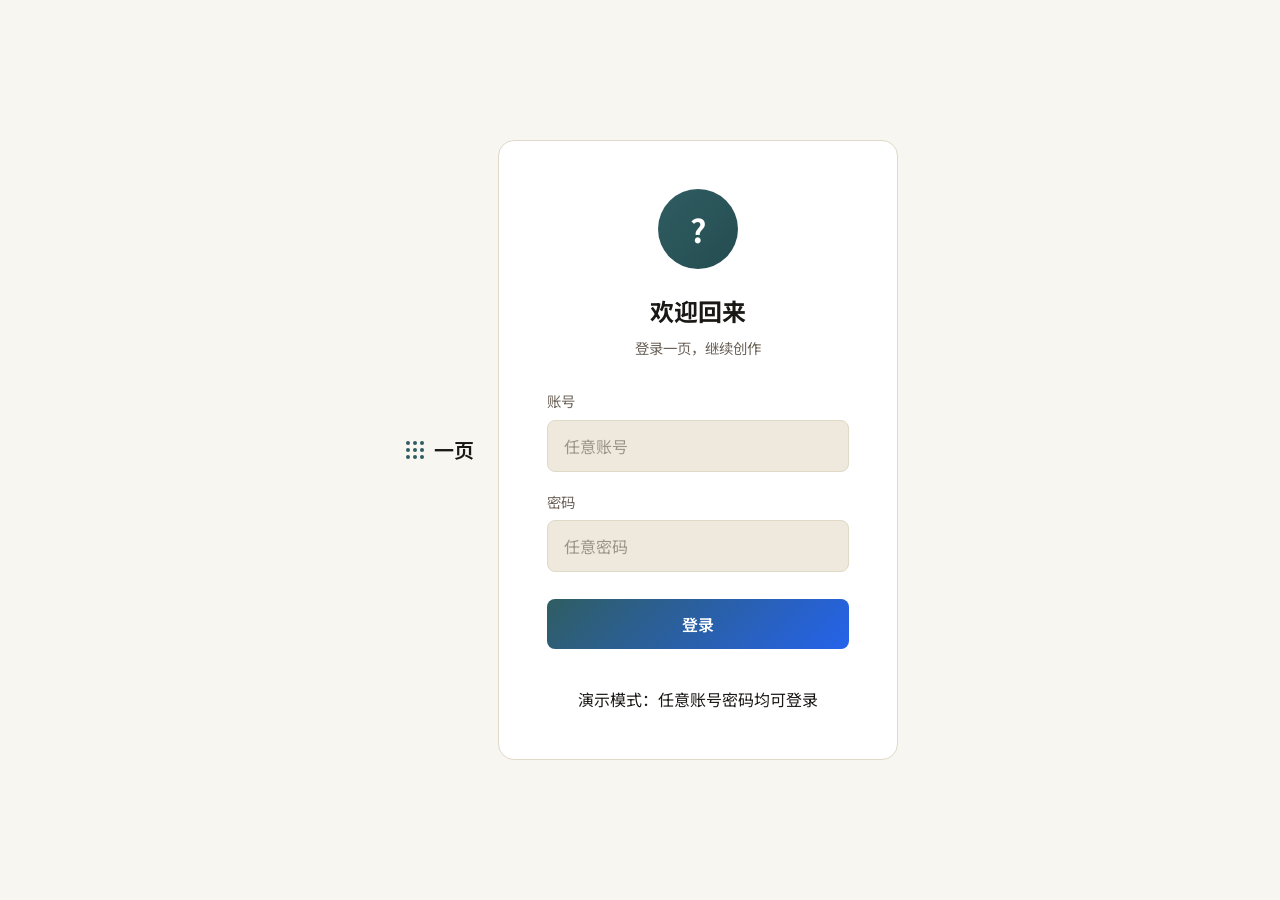
<file: index.html>
<!DOCTYPE html>
<html lang="zh-CN">
<head>
    <meta charset="UTF-8">
    <meta name="viewport" content="width=device-width, initial-scale=1.0">
    <meta name="theme-color" content="#F8F6F1" media="(prefers-color-scheme: light)">
    <meta name="theme-color" content="#1A1815" media="(prefers-color-scheme: dark)">
    <title>一页 - 智能小说创作</title>
    <link href="https://fonts.googleapis.com/css2?family=Noto+Sans+SC:wght@400;500;600;700&family=Noto+Serif+SC:wght@400;600;700&family=Inter:wght@400;500;600;700&display=swap" rel="stylesheet">
    <link rel="icon" href="data:image/svg+xml,<svg xmlns='http://www.w3.org/2000/svg' viewBox='0 0 100 100'><text y='.9em' font-size='90'>📄</text></svg>">
    <link rel="stylesheet" href="css/style.css">
</head>
<body>
    <!-- Header -->
    <header class="page-header">
        <a href="index.html" class="page-logo">
            <div class="page-logo__dot">
                <span></span><span></span><span></span>
                <span></span><span></span><span></span>
                <span></span><span></span><span></span>
            </div>
            <span>一页</span>
        </a>
        <div class="page-header__right">
            <a href="#projectSection" class="project-badge" id="projectBadge" title="我的小说" hidden>
                <span class="project-badge__icon" aria-hidden="true">📚</span>
                <span class="project-badge__count" id="projectBadgeCount">0</span>
            </a>
            <button class="settings-btn" onclick="openSettingsModal()" title="设置" aria-label="设置">⚙</button>
            <div id="themeToggle"></div>
            <div class="user-info">
                <div class="user-avatar"></div>
                <span class="user-name"></span>
            </div>
        </div>
    </header>

    <!-- Main Container -->
    <main class="main-container">
        <!-- Light welcome strip -->
        <div class="welcome-strip" id="welcomeStrip">晚上好，yyy</div>

        <!-- Stats Section -->
        <section class="stats-section">
            <div class="stat-card">
                <div class="stat-icon">
                    <svg viewBox="0 0 24 24"><path d="M4 4h12a2 2 0 0 1 2 2v14H6a2 2 0 0 1-2-2V4z"/><path d="M18 20H4"/></svg>
                </div>
                <div class="stat-info">
                    <h3 id="novelCount">0</h3>
                    <p>小说项目</p>
                </div>
            </div>
            <div class="stat-card">
                <div class="stat-icon">
                    <svg viewBox="0 0 24 24"><path d="M4 19V5a2 2 0 0 1 2-2h12v18H6a2 2 0 0 1-2-2z"/><line x1="8" y1="9" x2="16" y2="9"/><line x1="8" y1="13" x2="14" y2="13"/></svg>
                </div>
                <div class="stat-info">
                    <h3 id="chapterCount">0</h3>
                    <p>总章节</p>
                </div>
            </div>
            <div class="stat-card">
                <div class="stat-icon">
                    <svg viewBox="0 0 24 24"><path d="M12 19l7-7 3 3-7 7H12v-3z"/><path d="M18 13L8 23H5v-3L15 3l3 3z"/></svg>
                </div>
                <div class="stat-info">
                    <h3 id="wordCount">0</h3>
                    <p>总字数</p>
                </div>
            </div>
            <div class="stat-card">
                <div class="stat-icon">
                    <svg viewBox="0 0 24 24"><circle cx="9" cy="7" r="4"/><circle cx="17" cy="11" r="3"/><path d="M3 21v-2a4 4 0 0 1 4-4h4"/><path d="M14 21v-1a3 3 0 0 1 3-3h1"/></svg>
                </div>
                <div class="stat-info">
                    <h3 id="charCount">0</h3>
                    <p>总角色</p>
                </div>
            </div>
        </section>

        <!-- Recent writing -->
        <section class="recent-section" id="recentSection">
            <h2 class="section-title">最近写作</h2>
            <div class="recent-grid" id="recentGrid"></div>
        </section>

        <!-- Project Section -->
        <section class="project-section" id="projectSection">
            <div class="project-header">
                <h2 class="section-title">我的小说 <span id="projectCount">(0)</span></h2>
                <div class="active-filter-chip" id="activeFilterChip" style="display: none;">
                    <span id="activeFilterLabel"></span>
                    <button class="chip-close" data-action="clear-filter" aria-label="清除筛选">×</button>
                </div>
                <div class="toolbar">
                    <button class="btn-secondary" onclick="toggleSearch()" title="搜索" aria-label="搜索">
                        <svg width="14" height="14" viewBox="0 0 24 24" fill="none" stroke="currentColor" stroke-width="2"><circle cx="11" cy="11" r="7"/><line x1="20" y1="20" x2="16.5" y2="16.5"/></svg>
                    </button>
                    <button class="btn-secondary" onclick="toggleFilter('type')" title="类型" aria-label="类型">
                        <svg width="14" height="14" viewBox="0 0 24 24" fill="none" stroke="currentColor" stroke-width="2"><path d="M3 5h18M3 12h18M3 19h18"/></svg>
                    </button>
                    <button class="btn-secondary" onclick="toggleFilter('time')" title="时间" aria-label="时间">
                        <svg width="14" height="14" viewBox="0 0 24 24" fill="none" stroke="currentColor" stroke-width="2"><circle cx="12" cy="12" r="9"/><path d="M12 7v5l3 3"/></svg>
                    </button>
                    <button class="btn-secondary" id="gridViewBtn" onclick="setView('grid')" title="网格" aria-label="网格">
                        <svg width="14" height="14" viewBox="0 0 24 24" fill="none" stroke="currentColor" stroke-width="2"><rect x="3" y="3" width="7" height="7"/><rect x="14" y="3" width="7" height="7"/><rect x="3" y="14" width="7" height="7"/><rect x="14" y="14" width="7" height="7"/></svg>
                    </button>
                    <button class="btn-secondary" id="listViewBtn" onclick="setView('list')" title="列表" aria-label="列表">
                        <svg width="14" height="14" viewBox="0 0 24 24" fill="none" stroke="currentColor" stroke-width="2"><line x1="8" y1="6" x2="21" y2="6"/><line x1="8" y1="12" x2="21" y2="12"/><line x1="8" y1="18" x2="21" y2="18"/><line x1="3" y1="6" x2="3.01" y2="6"/><line x1="3" y1="12" x2="3.01" y2="12"/><line x1="3" y1="18" x2="3.01" y2="18"/></svg>
                    </button>
                    <button class="btn-primary" onclick="openNewNovelModal()">+ 新建</button>
                </div>
            </div>

            <div id="searchBar" style="display: none; margin-bottom: 1rem;">
                <input type="text" class="form-input" id="searchInput" placeholder="搜索项目..." oninput="filterProjects()">
            </div>

            <div id="filterPanel" style="display: none; margin-bottom: 1rem; padding: 1rem; background: var(--bg-secondary); border-radius: 8px;">
                <div id="filterContent"></div>
            </div>

            <div class="novel-grid" id="novelGrid"></div>

            <div class="empty-state" id="emptyState" style="display: none;">
                <h3>还没有创建小说项目</h3>
                <p>开始创作你的第一部小说作品吧</p>
                <button class="btn-primary" onclick="openNewNovelModal()">开始创作</button>
            </div>
        </section>
    </main>

    <!-- Footer -->
    <footer class="footer">
      &nbsp;
    </footer>

    <!-- Settings Modal -->
    <div class="modal-overlay" id="settingsModal" onclick="closeSettingsModalOnOverlay(event)">
        <div class="modal settings-modal">
            <div class="modal-header">
                <h3 class="modal-title">⚙️ AI设置</h3>
                <button class="modal-close" onclick="closeSettingsModal()">&times;</button>
            </div>

            <div class="settings-content">
                <!-- Left Column - Main Settings -->
                <div class="settings-main">
                    <div class="settings-section">
                        <div class="settings-section-title">
                            <span class="settings-section-icon">🔑</span>
                            API 配置
                        </div>
                        <div class="form-group">
                            <label class="form-label">Provider</label>
                            <select class="form-select" id="apiProvider" onchange="onApiProviderChange()">
                                <option value="anthropic">Anthropic (Claude)</option>
                                <option value="openai">OpenAI (GPT)</option>
                                <option value="deepseek">DeepSeek</option>
                                <option value="minimax">MiniMax</option>
                                <option value="custom">自定义 API</option>
                                <option value="local">本地模拟</option>
                            </select>
                        </div>
                        <div class="form-group" id="apiKeyGroup">
                            <label class="form-label">API Key</label>
                            <input type="password" class="form-input" id="apiKeyInput" placeholder="请输入API Key">
                        </div>
                        <div class="form-group" id="baseUrlGroup">
                            <label class="form-label">Base URL</label>
                            <input type="text" class="form-input" id="baseUrlInput" placeholder="https://api.anthropic.com">
                        </div>
                        <div class="form-group" id="modelGroup">
                            <label class="form-label">Model</label>
                            <input type="text" class="form-input" id="modelInput" placeholder="输入模型名称，如：claude-sonnet-4-20250514">
                        </div>
                    </div>

                    <div class="settings-section">
                        <div class="settings-section-title">
                            <span class="settings-section-icon">🎛️</span>
                            生成参数
                        </div>
                        <div class="form-group">
                            <label class="form-label">Temperature</label>
                            <div class="slider-with-value">
                                <input type="range" id="temperatureInput" value="0.7" min="0" max="1" step="0.1">
                                <span class="slider-value" id="temperatureValue">0.7</span>
                            </div>
                            <div class="slider-labels">
                                <span>精确</span>
                                <span>创意</span>
                            </div>
                        </div>
                    </div>
                </div>

                <!-- Right Column - Quick Actions & Status -->
                <div class="settings-side">
                    <div class="settings-section">
                        <div class="settings-section-title">
                            <span class="settings-section-icon">⚡</span>
                            连接测试
                        </div>
                        <button class="btn-test" id="testBtn" onclick="testApiConnection()">
                            <span class="btn-icon">🔗</span>
                            测试连接
                        </button>
                    </div>

                    <div class="settings-section">
                        <div class="settings-section-title">
                            <span class="settings-section-icon">☁️</span>
                            数据同步
                        </div>
                        <div class="form-group">
                            <label class="form-label">GitHub Token</label>
                            <input type="password" class="form-input" id="githubTokenInput" placeholder="请输入 GitHub Token">
                            <p class="form-hint">
                                需要勾选 gist 权限 <a href="https://github.com/settings/tokens/new?scopes=gist" target="_blank">创建 Token</a>
                            </p>
                        </div>
                        <div id="gistStatus" class="gist-status">
                            <span id="gistStatusText"></span>
                        </div>
                        <div class="btn-group">
                            <button class="btn-secondary" onclick="connectGist()">连接 Gist</button>
                            <button class="btn-secondary" id="syncBtn" onclick="syncToGist()" disabled>同步</button>
                        </div>
                        <button class="btn-load" onclick="loadFromGist()" id="loadFromGistBtn">从 Gist 加载</button>
                        <label class="gist-auto-sync" style="display:flex;align-items:center;gap:6px;margin-top:8px;font-size:0.85rem;color:var(--text-secondary);cursor:pointer;">
                            <input type="checkbox" id="autoSyncCheckbox" onchange="toggleAutoSync(this.checked)">
                            <span>数据变更后自动同步到 Gist（5 秒延迟）</span>
                        </label>
                    </div>
                </div>
            </div>

            <div class="modal-actions">
                <button class="modal-btn cancel" onclick="closeSettingsModal()">取消</button>
                <button class="modal-btn confirm" onclick="saveSettings()">保存设置</button>
            </div>
        </div>
    </div>

    <script src="app/common.js"></script>
    <script src="app/modals.js"></script>
    <script src="app/llm-client.js"></script>
    <script src="app/autosave.js"></script>
    <script src="app/undo-stack.js"></script>
    <script src="app/writing-stats.js"></script>
    <script src="app/inspiration.js"></script>
    <script src="app/exporter.js"></script>
    <script src="app/gist-ui.js"></script>
    <script src="app/settings-test.js"></script>
    <script src="js/theme-toggle.js"></script>
<script src="js/states.js"></script>
<script src="js/shortcuts.js"></script>
<script src="js/auto-sync.js"></script>
<script src="js/app.js"></script>
</body>
</html>
</file>
<file: css/style.css>
@import './motion.css';

/* ==================== Theme Variables (new spec) ==================== */
:root {
    /* Light theme (default) */
    --bg-primary: #F8F6F1;
    --bg-secondary: #EFE9DD;
    --bg-card: #FFFFFF;
    --bg-card-hover: #F8F6F1;
    --bg-input: #FFFFFF;
    --text-primary: #1A1815;
    --text-secondary: #6B6258;
    --text-muted: #9B9388;
    --accent-primary: #2F5D62;
    --accent-primary-hover: #244C50;
    --accent-soft: #E0EBEC;
    --accent-purple: #8B5CF6;
    --accent-blue: #60A5FA;
    --accent-blue-hover: #3B82F6;
    --accent-teal: #14B8A6;
    --accent-gold: #F59E0B;
    --accent-pink: #EC4899;
    --border-color: #E0D9C8;
    --border-strong: #C9C0AB;
    --border-radius: 12px;
    --shadow-sm: 0 1px 2px rgba(0,0,0,0.04);
    --shadow-md: 0 4px 12px rgba(0,0,0,0.06);
    --shadow-lg: 0 8px 24px rgba(0,0,0,0.08);
    --danger: #B23A48;
    --danger-soft: #F5E0E3;
    --success: #5A7F3D;
    --success-soft: #E8F0DD;
    --radius-sm: 6px;
    --radius-md: 10px;
    --radius-lg: 14px;
    --font-ui: 'Noto Sans SC', 'Inter', -apple-system, BlinkMacSystem, 'Segoe UI', sans-serif;
    --font-reading: 'Noto Serif SC', 'Source Serif Pro', serif;
}
[data-theme="dark"] {
    --bg-primary: #1A1815;
    --bg-secondary: #221F1B;
    --bg-card: #2A2722;
    --bg-card-hover: #33302C;
    --bg-input: #1F1C18;
    --text-primary: #F0EDE5;
    --text-secondary: #B0A89E;
    --text-muted: #7A7167;
    --accent-primary: #5A8C92;
    --accent-primary-hover: #6FA0A6;
    --accent-soft: #2F3A3B;
    --accent-purple: #A78BFA;
    --accent-blue: #60A5FA;
    --accent-blue-hover: #93C5FD;
    --accent-teal: #2DD4BF;
    --accent-gold: #FBBF24;
    --accent-pink: #F472B6;
    --border-color: #3A3530;
    --border-strong: #4F4840;
    --border-radius: 12px;
    --shadow-sm: 0 1px 2px rgba(0,0,0,0.3);
    --shadow-md: 0 4px 12px rgba(0,0,0,0.4);
    --shadow-lg: 0 8px 24px rgba(0,0,0,0.5);
    --danger: #D86A75;
    --danger-soft: #3A282B;
    --success: #8FAE6E;
    --success-soft: #2B3325;
}

/* ==================== Base Styles (global reset) ==================== */
*, *::before, *::after { box-sizing: border-box; }
* { margin: 0; padding: 0; }

html { scroll-behavior: smooth; }

body {
    font-family: var(--font-ui);
    font-feature-settings: 'tnum';
    background: var(--bg-primary);
    color: var(--text-primary);
    min-height: 100vh;
    line-height: 1.5;
    -webkit-font-smoothing: antialiased;
    transition: background var(--motion-normal), color var(--motion-normal);
}

a {
    color: var(--accent-primary);
    text-decoration: none;
    transition: color var(--motion-normal);
}

a:hover {
    color: var(--accent-blue-hover);
}

button {
    font-family: inherit;
}

/* ==================== Scrollbar ==================== */
::-webkit-scrollbar {
    width: 8px;
    height: 8px;
}

::-webkit-scrollbar-track {
    background: var(--bg-secondary);
    border-radius: 4px;
}

::-webkit-scrollbar-thumb {
    background: var(--text-muted);
    border-radius: 4px;
}

::-webkit-scrollbar-thumb:hover {
    background: var(--text-secondary);
}

/* ==================== Header ==================== */
.header {
    background: rgba(20, 20, 20, 0.95);
    backdrop-filter: blur(10px);
    padding: 0 2rem;
    height: 64px;
    display: flex;
    justify-content: space-between;
    align-items: center;
    border-bottom: 1px solid var(--border-color);
    position: sticky;
    top: 0;
    z-index: 100;
}

.header-left {
    display: flex;
    align-items: center;
    gap: 1rem;
    cursor: pointer;
}

.logo {
    width: 36px;
    height: 36px;
    background: linear-gradient(135deg, var(--accent-primary) 0%, var(--accent-primary) 100%);
    border-radius: 10px;
    display: flex;
    align-items: center;
    justify-content: center;
    font-size: 1.2rem;
}

.brand-name {
    font-size: 1.2rem;
    font-weight: 700;
    color: var(--text-primary);
}

.brand-sub {
    font-size: 0.8rem;
    color: var(--text-secondary);
    margin-left: 0.5rem;
}

.header-right {
    display: flex;
    align-items: center;
    gap: 1rem;
}

.settings-btn {
    width: 36px;
    height: 36px;
    background: var(--bg-card);
    border: 1px solid var(--border-color);
    border-radius: var(--radius-sm);
    color: var(--text-secondary);
    cursor: pointer;
    display: flex;
    align-items: center;
    justify-content: center;
    font-size: 1rem;
    transition: all var(--motion-normal);
}

.settings-btn:hover {
    border-color: var(--accent-primary);
    color: var(--accent-primary);
}

.theme-select {
    background: var(--bg-card);
    border: 1px solid var(--border-color);
    color: var(--text-primary);
    padding: 0.5rem 1rem;
    border-radius: var(--radius-sm);
    font-size: 0.85rem;
    cursor: pointer;
    transition: border-color var(--motion-normal);
}

.theme-select:hover {
    border-color: var(--accent-primary);
}

.user-info {
    display: flex;
    align-items: center;
    gap: 0.5rem;
    position: relative;
    padding: 0.25rem 0.45rem;
    border-radius: 8px;
    cursor: pointer;
    transition: background 0.2s;
}

.user-info:hover,
.user-info.open {
    background: var(--bg-card);
}

.user-avatar {
    width: 32px;
    height: 32px;
    background: linear-gradient(135deg, var(--accent-primary) 0%, var(--accent-primary) 100%);
    border-radius: 50%;
    display: flex;
    align-items: center;
    justify-content: center;
    font-size: 0.8rem;
    font-weight: 600;
}

.user-name {
    font-size: 0.9rem;
    color: var(--text-primary);
}

.user-menu {
    position: absolute;
    top: calc(100% + 0.55rem);
    right: 0;
    min-width: 156px;
    padding: 0.45rem;
    background: var(--bg-card);
    border: 1px solid var(--border-color);
    border-radius: 8px;
    box-shadow: 0 16px 36px rgba(0, 0, 0, 0.32);
    display: block;
    z-index: 1000;
}

.user-menu[hidden] {
    display: none !important;
}

.user-menu-user {
    padding: 0.55rem 0.65rem;
    color: var(--text-secondary);
    font-size: 0.78rem;
    border-bottom: 1px solid var(--border-color);
    margin-bottom: 0.35rem;
    word-break: break-all;
}

.user-menu button {
    width: 100%;
    padding: 0.58rem 0.65rem;
    background: transparent;
    border: none;
    border-radius: 6px;
    color: var(--text-primary);
    font-family: inherit;
    font-size: 0.85rem;
    text-align: left;
    cursor: pointer;
}

.user-menu button:hover {
    background: var(--bg-secondary);
    color: var(--danger);
}

/* ==================== Main Container ==================== */
.main-container {
    max-width: 1400px;
    margin: 0 auto;
    padding: 2rem;
}

/* ==================== Welcome Section ==================== */
.welcome-section {
    background: linear-gradient(135deg, rgba(59, 130, 246, 0.15) 0%, rgba(139, 92, 246, 0.15) 100%);
    border: 1px solid rgba(59, 130, 246, 0.3);
    border-radius: var(--radius-lg);
    padding: 2rem 2.5rem;
    display: flex;
    justify-content: space-between;
    align-items: center;
    margin-bottom: 2rem;
    animation: fadeIn 0.5s ease;
}

@keyframes fadeIn {
    from { opacity: 0; transform: translateY(-10px); }
    to { opacity: 1; transform: translateY(0); }
}

.welcome-text h1 {
    font-size: 1.8rem;
    font-weight: 700;
    margin-bottom: 0.5rem;
}

.welcome-text p {
    color: var(--text-secondary);
    font-size: 0.95rem;
}

.btn-primary {
    padding: 0.8rem 2rem;
    background: linear-gradient(135deg, var(--accent-primary) 0%, #2563EB 100%);
    color: white;
    border: none;
    border-radius: var(--radius-sm);
    font-size: 1rem;
    font-weight: 600;
    cursor: pointer;
    transition: all var(--motion-normal);
    display: flex;
    align-items: center;
    gap: 0.5rem;
}

.btn-primary:hover {
    transform: translateY(-2px);
    box-shadow: 0 8px 25px rgba(59, 130, 246, 0.4);
}

.btn-primary:active {
    transform: translateY(0);
}

/* ==================== Stats Section ==================== */
.stats-section {
    display: grid;
    grid-template-columns: repeat(4, 1fr);
    gap: 1rem;
    margin-bottom: 2rem;
}

.stat-card {
    background: var(--bg-card);
    border: 1px solid var(--border-color);
    border-radius: var(--border-radius);
    padding: 1.5rem;
    display: flex;
    align-items: center;
    gap: 1rem;
    transition: all var(--motion-normal);
}

.stat-card:hover {
    border-color: var(--accent-primary);
    transform: translateY(-2px);
}

.stat-icon {
    width: 48px;
    height: 48px;
    border-radius: 12px;
    display: flex;
    align-items: center;
    justify-content: center;
    font-size: 1.5rem;
}

.stat-icon.purple { background: rgba(139, 92, 246, 0.15); }
.stat-icon.teal { background: rgba(20, 184, 166, 0.15); }
.stat-icon.gold { background: rgba(245, 158, 11, 0.15); }
.stat-icon.pink { background: rgba(236, 72, 153, 0.15); }

.stat-info h3 {
    font-size: 1.5rem;
    font-weight: 700;
    margin-bottom: 0.2rem;
}

.stat-info p {
    font-size: 0.85rem;
    color: var(--text-secondary);
}

/* ==================== Project Section ==================== */
.project-section {
    background: var(--bg-card);
    border: 1px solid var(--border-color);
    border-radius: var(--border-radius);
    padding: 1.5rem;
}

.project-header {
    display: flex;
    justify-content: space-between;
    align-items: center;
    margin-bottom: 1.5rem;
    padding-bottom: 1rem;
    border-bottom: 1px solid var(--border-color);
}

.project-title {
    font-size: 1.1rem;
    font-weight: 600;
}

.project-title span {
    color: var(--text-secondary);
    font-weight: 400;
    margin-left: 0.5rem;
}

.project-toolbar {
    display: flex;
    align-items: center;
    gap: 1rem;
}

.toolbar-btn {
    background: var(--bg-secondary);
    border: 1px solid var(--border-color);
    color: var(--text-primary);
    padding: 0.5rem 1rem;
    border-radius: var(--radius-sm);
    font-size: 0.85rem;
    cursor: pointer;
    display: flex;
    align-items: center;
    gap: 0.4rem;
    transition: all var(--motion-normal);
}

.toolbar-btn:hover {
    border-color: var(--accent-primary);
}

.toolbar-btn.active {
    background: rgba(59, 130, 246, 0.15);
    border-color: var(--accent-primary);
    color: var(--accent-primary);
}

.new-btn {
    padding: 0.5rem 1.2rem;
    background: linear-gradient(135deg, var(--accent-primary) 0%, #2563EB 100%);
    color: white;
    border: none;
    border-radius: var(--radius-sm);
    font-size: 0.85rem;
    font-weight: 600;
    cursor: pointer;
    display: flex;
    align-items: center;
    gap: 0.4rem;
    transition: all var(--motion-normal);
}

.new-btn:hover {
    box-shadow: 0 4px 15px rgba(59, 130, 246, 0.3);
    transform: translateY(-1px);
}

/* ==================== Novel Grid ==================== */
.novel-grid {
    display: grid;
    grid-template-columns: repeat(auto-fill, minmax(280px, 1fr));
    gap: 1rem;
}

.novel-card {
    background: var(--bg-secondary);
    border: 1px solid var(--border-color);
    border-radius: var(--border-radius);
    padding: 1.5rem;
    cursor: pointer;
    transition: all var(--motion-normal);
    position: relative;
    animation: cardFadeIn 0.3s ease;
}

@keyframes cardFadeIn {
    from { opacity: 0; transform: scale(0.95); }
    to { opacity: 1; transform: scale(1); }
}

.novel-card:hover {
    border-color: var(--accent-primary);
    transform: translateY(-4px);
    box-shadow: var(--shadow-lg);
}

.novel-card-header {
    display: flex;
    justify-content: space-between;
    align-items: flex-start;
    margin-bottom: 1rem;
}

.novel-type {
    font-size: 0.75rem;
    padding: 0.25rem 0.6rem;
    border-radius: 4px;
    background: rgba(59, 130, 246, 0.15);
    color: var(--accent-primary);
}

.novel-menu {
    color: var(--text-secondary);
    cursor: pointer;
    font-size: 1.2rem;
    padding: 0.25rem;
    border-radius: 4px;
    transition: all var(--motion-normal);
}

.novel-menu:hover {
    background: var(--bg-card);
    color: var(--text-primary);
}

.novel-title {
    font-size: 1.1rem;
    font-weight: 600;
    margin-bottom: 0.5rem;
    color: var(--text-primary);
}

.novel-desc {
    font-size: 0.85rem;
    color: var(--text-secondary);
    line-height: 1.6;
    margin-bottom: 1rem;
    display: -webkit-box;
    -webkit-line-clamp: 2;
    -webkit-box-orient: vertical;
    overflow: hidden;
}

.novel-meta {
    display: flex;
    gap: 1rem;
    font-size: 0.8rem;
    color: var(--text-muted);
}

.novel-meta span {
    display: flex;
    align-items: center;
    gap: 0.3rem;
}

/* ==================== Empty State ==================== */
.empty-state {
    text-align: center;
    padding: 4rem 2rem;
}

.empty-icon {
    width: 80px;
    height: 80px;
    background: var(--bg-secondary);
    border-radius: 50%;
    display: flex;
    align-items: center;
    justify-content: center;
    margin: 0 auto 1.5rem;
    font-size: 2rem;
}

.empty-state h3 {
    font-size: 1.2rem;
    margin-bottom: 0.5rem;
    color: var(--text-secondary);
}

.empty-state p {
    color: var(--text-muted);
    margin-bottom: 1.5rem;
}

/* ==================== Modal ==================== */
.modal-overlay {
    position: fixed;
    top: 0;
    left: 0;
    right: 0;
    bottom: 0;
    background: rgba(0, 0, 0, 0.8);
    display: none;
    align-items: center;
    justify-content: center;
    z-index: 200;
    padding: 1rem;
}

.modal-overlay.show {
    display: flex;
}

.modal {
    background: var(--bg-card);
    border: 1px solid var(--border-color);
    border-radius: var(--radius-lg);
    padding: 2rem;
    width: 90%;
    max-width: 600px;
    max-height: 90vh;
    overflow-y: auto;
    animation: modalIn 0.3s ease;
}

@keyframes modalIn {
    from { opacity: 0; transform: scale(0.9) translateY(-20px); }
    to { opacity: 1; transform: scale(1) translateY(0); }
}

.modal-title {
    font-size: 1.4rem;
    font-weight: 600;
    margin: 0;
}

.modal-title-row {
    display: flex;
    justify-content: space-between;
    align-items: center;
    margin-bottom: 1.5rem;
    gap: 0.5rem;
}

.modal-x {
    background: none;
    border: 1px solid transparent;
    color: var(--text-muted);
    font-size: 1.4rem;
    cursor: pointer;
    line-height: 1;
    padding: 4px 10px;
    border-radius: var(--radius-sm);
    transition: all var(--motion-normal);
}
.modal-x:hover {
    color: var(--text-primary);
    background: var(--bg-secondary);
    border-color: var(--border-color);
}

.modal-header {
    display: flex;
    justify-content: space-between;
    align-items: center;
    margin-bottom: 1.5rem;
    gap: 0.5rem;
}

.modal-close {
    background: none;
    border: none;
    font-size: 1.8rem;
    color: var(--text-muted);
    cursor: pointer;
    padding: 0;
    line-height: 1;
    transition: color 0.2s;
}

.modal-close:hover {
    color: var(--text-primary);
}

/* Settings Modal - Enhanced Layout */
.settings-modal {
    max-width: 700px;
    padding: 0;
}

.settings-modal .modal-header {
    padding: 1.5rem 2rem;
    border-bottom: 1px solid var(--border-color);
    margin-bottom: 0;
}

.settings-modal .modal-title {
    font-size: 1.3rem;
}

.settings-modal .modal-close {
    font-size: 1.5rem;
    width: 32px;
    height: 32px;
    display: flex;
    align-items: center;
    justify-content: center;
    border-radius: 8px;
    transition: all 0.2s;
}

.settings-modal .modal-close:hover {
    background: var(--bg-secondary);
}

.settings-content {
    display: grid;
    grid-template-columns: 1fr 280px;
    gap: 0;
}

.settings-main {
    padding: 1.5rem 2rem;
    border-right: 1px solid var(--border-color);
}

.settings-side {
    padding: 1.5rem;
    background: var(--bg-secondary);
    border-radius: 0 0 16px 0;
}

.settings-section {
    margin-bottom: 1.5rem;
}

.settings-section:last-child {
    margin-bottom: 0;
}

.settings-section-title {
    font-size: 0.85rem;
    font-weight: 600;
    color: var(--text-secondary);
    margin-bottom: 1rem;
    display: flex;
    align-items: center;
    gap: 0.5rem;
}

.settings-section-icon {
    font-size: 1rem;
}

/* Slider with value display */
.slider-with-value {
    display: flex;
    align-items: center;
    gap: 1rem;
}

.slider-with-value input[type="range"] {
    flex: 1;
    height: 6px;
    background: var(--bg-secondary);
    border-radius: 3px;
    outline: none;
    -webkit-appearance: none;
    padding: 0;
    border: none;
}

.slider-with-value input[type="range"]::-webkit-slider-thumb {
    -webkit-appearance: none;
    width: 18px;
    height: 18px;
    background: linear-gradient(135deg, var(--accent-primary), #60a5fa);
    border-radius: 50%;
    cursor: pointer;
    box-shadow: 0 2px 8px rgba(59, 130, 246, 0.4);
}

.slider-with-value .slider-value {
    min-width: 40px;
    text-align: center;
    font-weight: 600;
    color: var(--accent-primary);
    font-size: 0.95rem;
}

.slider-labels {
    display: flex;
    justify-content: space-between;
    font-size: 0.7rem;
    color: var(--text-muted);
    margin-top: 0.3rem;
}

/* Form hint */
.form-hint {
    font-size: 0.75rem;
    color: var(--text-muted);
    margin-top: 0.3rem;
}

.form-hint a {
    color: var(--accent-primary);
}

/* Gist Status */
.gist-status {
    padding: 0.6rem 0.8rem;
    background: rgba(59, 130, 246, 0.1);
    border-radius: 8px;
    font-size: 0.8rem;
    color: var(--accent-primary);
    margin-bottom: 0.8rem;
}

/* Button Styles */
.btn-test {
    width: 100%;
    padding: 0.9rem 1rem;
    background: linear-gradient(135deg, var(--accent-primary) 0%, #3b82f6 100%);
    border: none;
    border-radius: 10px;
    color: white;
    font-family: inherit;
    font-size: 0.95rem;
    font-weight: 600;
    cursor: pointer;
    display: flex;
    align-items: center;
    justify-content: center;
    gap: 0.5rem;
    transition: all 0.3s;
}

.btn-test:hover {
    box-shadow: 0 4px 15px rgba(59, 130, 246, 0.4);
    transform: translateY(-1px);
}

.btn-icon {
    font-size: 1.1rem;
}

.btn-group {
    display: flex;
    gap: 0.5rem;
    margin-bottom: 0.6rem;
}

.btn-secondary {
    flex: 1;
    padding: 0.6rem 0.8rem;
    background: var(--bg-card);
    border: 1px solid var(--border-color);
    border-radius: 8px;
    color: var(--text-primary);
    font-family: inherit;
    font-size: 0.8rem;
    cursor: pointer;
    transition: all 0.2s;
}

.btn-secondary:hover {
    border-color: var(--accent-primary);
    color: var(--accent-primary);
}

.btn-secondary:disabled {
    opacity: 0.5;
    cursor: not-allowed;
}

.btn-load {
    width: 100%;
    padding: 0.5rem;
    background: transparent;
    border: 1px dashed var(--border-color);
    border-radius: 8px;
    color: var(--text-secondary);
    font-family: inherit;
    font-size: 0.8rem;
    cursor: pointer;
    transition: all 0.2s;
}

.btn-load:hover {
    border-color: var(--accent-primary);
    color: var(--accent-primary);
}

/* Settings modal footer */
.settings-modal .modal-actions {
    padding: 1.2rem 2rem;
    border-top: 1px solid var(--border-color);
    background: var(--bg-secondary);
    border-radius: 0 0 16px 16px;
}

.settings-modal .modal-btn {
    padding: 0.75rem 1.5rem;
    font-size: 0.95rem;
}

.settings-modal .modal-btn.confirm {
    background: linear-gradient(135deg, var(--accent-primary) 0%, #3b82f6 100%);
    box-shadow: 0 2px 8px rgba(59, 130, 246, 0.3);
}

.settings-modal .modal-btn.confirm:hover {
    box-shadow: 0 4px 15px rgba(59, 130, 246, 0.4);
    transform: translateY(-2px);
}

/* Responsive */
@media (max-width: 640px) {
    .settings-content {
        grid-template-columns: 1fr;
    }
    .settings-main {
        border-right: none;
        border-bottom: 1px solid var(--border-color);
    }
    .settings-side {
        border-radius: 0 0 16px 16px;
    }
}

.form-group {
    margin-bottom: 1.2rem;
}

.form-label {
    display: block;
    font-size: 0.9rem;
    color: var(--text-secondary);
    margin-bottom: 0.5rem;
}

.form-input {
    width: 100%;
    padding: 0.8rem 1rem;
    background: var(--bg-input);
    border: 1px solid var(--border-color);
    border-radius: var(--radius-sm);
    color: var(--text-primary);
    font-size: 1rem;
    transition: all var(--motion-normal);
}

.form-input:focus {
    outline: none;
    border-color: var(--accent-primary);
    box-shadow: 0 0 0 3px var(--accent-soft);
}

.form-input::placeholder {
    color: var(--text-muted);
}

.form-select {
    width: 100%;
    padding: 0.8rem 1rem;
    background: var(--bg-input);
    border: 1px solid var(--border-color);
    border-radius: var(--radius-sm);
    color: var(--text-primary);
    font-size: 1rem;
    cursor: pointer;
    transition: border-color var(--motion-normal);
}

.form-select:focus {
    outline: none;
    border-color: var(--accent-primary);
}

.form-textarea {
    width: 100%;
    padding: 0.8rem 1rem;
    background: var(--bg-input);
    border: 1px solid var(--border-color);
    border-radius: var(--radius-sm);
    color: var(--text-primary);
    font-size: 1rem;
    font-family: inherit;
    resize: vertical;
    min-height: 80px;
    transition: border-color var(--motion-normal);
}

.form-textarea:focus {
    outline: none;
    border-color: var(--accent-primary);
}

/* Range Input */
input[type="range"] {
    width: 100%;
    height: 8px;
    background: var(--bg-secondary);
    border-radius: 4px;
    outline: none;
    -webkit-appearance: none;
    cursor: pointer;
}

input[type="range"]::-webkit-slider-thumb {
    -webkit-appearance: none;
    width: 20px;
    height: 20px;
    background: var(--accent-primary);
    border-radius: 50%;
    cursor: pointer;
    transition: transform var(--motion-normal);
}

input[type="range"]::-webkit-slider-thumb:hover {
    transform: scale(1.1);
}

.modal-actions {
    display: flex;
    gap: 1rem;
    margin-top: 1.5rem;
}

.modal-btn {
    flex: 1;
    padding: 0.8rem;
    border-radius: var(--radius-sm);
    font-size: 1rem;
    cursor: pointer;
    transition: all var(--motion-normal);
}

.modal-btn.cancel {
    background: var(--bg-secondary);
    border: 1px solid var(--border-color);
    color: var(--text-primary);
}

.modal-btn.cancel:hover {
    border-color: var(--accent-primary);
}

.modal-btn.confirm {
    background: linear-gradient(135deg, var(--accent-primary) 0%, #2563EB 100%);
    color: white;
    border: none;
}

.modal-btn.confirm:hover {
    transform: translateY(-2px);
    box-shadow: 0 4px 15px rgba(59, 130, 246, 0.3);
}

/* ==================== Editor View ==================== */
.editor-view {
    display: none;
}

.editor-view.active {
    display: block;
}

.editor-header {
    display: flex;
    justify-content: space-between;
    align-items: center;
    margin-bottom: 1.5rem;
}

.back-btn {
    display: flex;
    align-items: center;
    gap: 0.5rem;
    color: var(--text-secondary);
    cursor: pointer;
    font-size: 0.9rem;
    transition: color var(--motion-normal);
    padding: 0.5rem 1rem;
    border-radius: var(--radius-sm);
}

.back-btn:hover {
    color: var(--text-primary);
    background: var(--bg-card);
}

.editor-title {
    font-size: 1.4rem;
    font-weight: 600;
}

.editor-actions {
    display: flex;
    gap: 0.5rem;
}

.action-btn {
    padding: 0.5rem 1rem;
    background: var(--bg-card);
    border: 1px solid var(--border-color);
    border-radius: var(--radius-sm);
    color: var(--text-primary);
    font-size: 0.85rem;
    cursor: pointer;
    display: flex;
    align-items: center;
    gap: 0.4rem;
    transition: all var(--motion-normal);
}

.action-btn:hover {
    border-color: var(--accent-primary);
}

.action-select {
    padding: 0.5rem 0.75rem;
    background: var(--bg-card);
    border: 1px solid var(--border-color);
    border-radius: var(--radius-sm);
    color: var(--text-primary);
    font-size: 0.85rem;
    font-family: inherit;
    cursor: pointer;
    transition: border-color var(--motion-normal);
}

.action-select:hover,
.action-select:focus {
    border-color: var(--accent-primary);
    outline: none;
}

.editor-container {
    display: grid;
    grid-template-columns: 300px 1fr;
    gap: 1.5rem;
}

.chapter-sidebar {
    background: var(--bg-card);
    border: 1px solid var(--border-color);
    border-radius: var(--border-radius);
    padding: 0.5rem 0;
    width: 280px;
    height: calc(100vh - 200px);
    overflow: hidden;
    display: flex;
    flex-direction: column;
}
.chapter-sidebar h3 {
    font-size: 1rem;
    margin-bottom: 1rem;
    padding-bottom: 0.5rem;
    border-bottom: 1px solid var(--border-color);
}

.chapter-list {
    display: flex;
    flex-direction: column;
    gap: 0.5rem;
}

.chapter-item {
    padding: 0.8rem 1rem;
    background: var(--bg-secondary);
    border: 1px solid var(--border-color);
    border-radius: var(--radius-sm);
    cursor: pointer;
    transition: all var(--motion-normal);
    font-size: 0.9rem;
}

.chapter-item:hover {
    border-color: var(--accent-primary);
    background: var(--bg-card-hover);
}

.chapter-item.active {
    background: rgba(59, 130, 246, 0.15);
    border-color: var(--accent-primary);
    color: var(--accent-primary);
}

.add-chapter-btn {
    width: 100%;
    padding: 0.8rem;
    background: transparent;
    border: 2px dashed var(--border-color);
    border-radius: var(--radius-sm);
    color: var(--text-secondary);
    font-size: 0.85rem;
    cursor: pointer;
    transition: all var(--motion-normal);
    margin-top: auto;
    padding-top: 12px;
    display: flex;
    align-items: center;
    justify-content: center;
    gap: 0.5rem;
}

.add-chapter-btn:hover {
    border-color: var(--accent-primary);
    color: var(--accent-primary);
}

.content-area {
    background: var(--bg-card);
    border: 1px solid var(--border-color);
    border-radius: var(--border-radius);
    padding: 2rem;
    height: calc(100vh - 200px);
    display: flex;
    flex-direction: column;
}

.content-textarea {
    flex: 1;
    width: 100%;
    background: var(--bg-input);
    border: 1px solid var(--border-color);
    border-radius: var(--border-radius);
    padding: 1.5rem;
    color: var(--text-primary);
    font-size: 1.1rem;
    line-height: 2;
    resize: none;
    transition: border-color var(--motion-normal);
}

.content-textarea:focus {
    outline: none;
    border-color: var(--accent-primary);
}

.content-textarea::placeholder {
    color: var(--text-muted);
}

.content-toolbar {
    display: flex;
    gap: 1rem;
    margin-top: 1rem;
    flex-wrap: wrap;
}

.toolbar-btn {
    padding: 0.6rem 1.2rem;
    background: var(--bg-secondary);
    border: 1px solid var(--border-color);
    border-radius: var(--radius-sm);
    color: var(--text-primary);
    font-size: 0.9rem;
    cursor: pointer;
    display: flex;
    align-items: center;
    gap: 0.4rem;
    transition: all var(--motion-normal);
}

.toolbar-btn:hover {
    border-color: var(--accent-primary);
}

.toolbar-btn.primary {
    background: linear-gradient(135deg, var(--accent-primary) 0%, #2563EB 100%);
    color: white;
    border: none;
}

.toolbar-btn.primary:hover {
    box-shadow: 0 4px 15px rgba(59, 130, 246, 0.3);
}

.word-count-bar {
    display: flex;
    justify-content: space-between;
    align-items: center;
    margin-top: 1rem;
    padding-top: 1rem;
    border-top: 1px solid var(--border-color);
    font-size: 0.85rem;
    color: var(--text-secondary);
}

.ai-status {
    display: flex;
    align-items: center;
    gap: 0.5rem;
    font-size: 0.85rem;
    color: var(--accent-primary);
}

button.ai-status {
    background: transparent;
    border: none;
    padding: 0;
    font-family: var(--font-ui);
    cursor: default;
}

.ai-status.ai-status--clickable {
    color: var(--danger);
    cursor: pointer;
    text-decoration: underline;
    text-underline-offset: 2px;
    transition: opacity var(--motion-normal);
}

.ai-status.ai-status--clickable:hover {
    opacity: 0.75;
}

.ai-status.error {
    color: var(--danger);
}

.ai-status.loading {
    color: var(--accent-primary);
}

.save-status {
    font-size: 0.85rem;
    color: var(--text-secondary);
    transition: color 0.2s;
}

.save-status.status-dirty { color: var(--accent-primary); }
.save-status.status-saving { color: var(--accent-primary); }
.save-status.status-saved { color: var(--success); }
.save-status.status-error { color: var(--danger); }
.save-status.status-restored { color: var(--accent-primary); }

/* ==================== Footer ==================== */
.footer {
    text-align: center;
    padding: 2rem;
    color: var(--text-muted);
    font-size: 0.85rem;
    border-top: 1px solid var(--border-color);
    margin-top: 2rem;
}

/* ==================== Loading States ==================== */
.loading-spinner {
    display: inline-block;
    width: 20px;
    height: 20px;
    border: 2px solid var(--border-color);
    border-top-color: var(--accent-primary);
    border-radius: 50%;
    animation: spin 0.8s linear infinite;
}

@keyframes spin {
    to { transform: rotate(360deg); }
}

.loading-overlay {
    position: fixed;
    top: 0;
    left: 0;
    right: 0;
    bottom: 0;
    background: rgba(0, 0, 0, 0.7);
    display: flex;
    align-items: center;
    justify-content: center;
    z-index: 1000;
    flex-direction: column;
    gap: 1rem;
}

.loading-overlay .loading-spinner {
    width: 40px;
    height: 40px;
}

.loading-overlay p {
    color: var(--text-primary);
    font-size: 1rem;
}

/* ==================== Toast Notifications ==================== */
.toast-container {
    position: fixed;
    bottom: 2rem;
    right: 2rem;
    z-index: 1000;
    display: flex;
    flex-direction: column;
    gap: 0.5rem;
}

.toast {
    padding: 1rem 1.5rem;
    background: var(--bg-card);
    border: 1px solid var(--border-color);
    border-radius: var(--radius-sm);
    box-shadow: var(--shadow-md);
    animation: toastIn 0.3s ease;
    max-width: 350px;
}

@keyframes toastIn {
    from { opacity: 0; transform: translateX(100%); }
    to { opacity: 1; transform: translateX(0); }
}

.toast.success {
    border-left: 4px solid var(--success);
}

.toast.error {
    border-left: 4px solid var(--danger);
}

.toast.info {
    border-left: 4px solid var(--accent-primary);
}

/* ==================== Hidden ==================== */
.hidden {
    display: none !important;
}

/* ==================== Responsive Design ==================== */
@media (max-width: 1200px) {
    .stats-section {
        grid-template-columns: repeat(2, 1fr);
    }
}

@media (max-width: 1024px) {
    .main-container {
        padding: 1.5rem;
    }

    .editor-container {
        grid-template-columns: 1fr;
    }

    .chapter-sidebar {
        height: auto;
        max-height: 300px;
    }

    .stats-section {
        grid-template-columns: repeat(2, 1fr);
    }
}

@media (max-width: 768px) {
    .header {
        padding: 0 1rem;
    }

    .header-left {
        gap: 0.5rem;
    }

    .brand-sub {
        display: none;
    }

    .main-container {
        padding: 1rem;
    }

    .welcome-section {
        flex-direction: column;
        text-align: center;
        gap: 1rem;
        padding: 1.5rem;
    }

    .welcome-text h1 {
        font-size: 1.4rem;
    }

    .btn-primary {
        width: 100%;
        justify-content: center;
    }

    .project-header {
        flex-direction: column;
        gap: 1rem;
        align-items: flex-start;
    }

    .project-toolbar {
        width: 100%;
        flex-wrap: wrap;
    }

    .stats-section {
        grid-template-columns: 1fr;
    }

    .novel-grid {
        grid-template-columns: 1fr;
    }

    .modal {
        padding: 1.5rem;
    }

    .modal-actions {
        flex-direction: column;
    }

    .modal-btn {
        width: 100%;
    }
}

@media (max-width: 480px) {
    .header-right {
        gap: 0.5rem;
    }

    .settings-btn,
    .theme-select {
        padding: 0.4rem 0.6rem;
        font-size: 0.8rem;
    }

    .user-info .user-name {
        display: none;
    }

    .toolbar-btn span:not(:first-child) {
        display: none;
    }

    .content-toolbar {
        flex-direction: column;
    }

    .content-toolbar .toolbar-btn {
        width: 100%;
        justify-content: center;
    }
}
/* ==================== Sidebar Tabs ==================== */
.sidebar-tabs {
    display: flex;
    gap: 0.25rem;
    margin-bottom: 1rem;
    border-bottom: 1px solid var(--border-color);
    padding-bottom: 0.5rem;
}

.sidebar-tab {
    flex: 1;
    padding: 0.5rem 0.25rem;
    background: transparent;
    border: none;
    color: var(--text-secondary);
    font-size: 0.75rem;
    cursor: pointer;
    border-radius: var(--radius-sm);
    transition: all var(--motion-normal);
}

.sidebar-tab:hover {
    background: var(--bg-card-hover);
    color: var(--text-primary);
}

.sidebar-tab.active {
    background: rgba(59, 130, 246, 0.15);
    color: var(--accent-primary);
}

/* Icon-only tabs (used by collapsed sidebar) */
.sidebar-tabs {
    display: flex;
    flex-direction: column;
    gap: 4px;
    padding: 8px;
    border-bottom: 1px solid var(--border-color);
    margin-bottom: 8px;
}
.sidebar-tab-icon {
    background: transparent;
    border: none;
    color: var(--text-secondary);
    padding: 10px 14px;
    cursor: pointer;
    text-align: left;
    font-family: var(--font-ui);
    transition: all var(--motion-normal);
    white-space: nowrap;
    overflow: hidden;
    border-radius: var(--radius-sm);
    display: flex;
    align-items: center;
    gap: 10px;
}
.sidebar-tab-icon:hover {
    background: var(--bg-secondary);
    color: var(--text-primary);
}
.sidebar-tab-icon.active {
    color: var(--accent-primary);
    background: var(--accent-soft);
}

.sidebar-tab-label {
    display: inline;
    font-size: 0.9rem;
    font-weight: 500;
}

.sidebar-content-wrap {
    flex: 1;
    overflow-y: auto;
    padding: 8px;
    display: flex;
    flex-direction: column;
}

.sidebar-content {
    display: none;
    flex-direction: column;
    flex: 1 1 auto;
}

.sidebar-content.active {
    display: flex;
}

/* ==================== Outline Tab ==================== */
#outlineTab {
    flex-direction: column;
    gap: 0.75rem;
    padding: 0.5rem 0;
}
.batch-card {
    padding: 0.75rem;
    background: linear-gradient(135deg, var(--accent-soft) 0%, var(--bg-secondary) 100%);
    border: 1px solid var(--accent-primary);
    border-radius: var(--radius-sm);
}
.batch-card-label {
    font-size: 0.75rem;
    color: var(--accent-primary);
    text-transform: uppercase;
    letter-spacing: 0.05em;
    margin-bottom: 0.4rem;
    font-weight: 600;
}
.batch-card-body {
    font-size: 0.82rem;
    color: var(--text-secondary);
    line-height: 1.5;
    margin-bottom: 0.6rem;
    white-space: pre-wrap;
}
.batch-card-actions {
    display: flex;
    gap: 0.4rem;
    flex-wrap: wrap;
}
.batch-card-actions .toolbar-btn {
    padding: 0.4rem 0.7rem;
    font-size: 0.8rem;
}

/* 质量评估 tab */
.quality-header h3 {
    margin: 0 0 0.2rem;
    font-size: 0.95rem;
    color: var(--text-primary);
}
.quality-subtitle {
    margin: 0 0 0.8rem;
    font-size: 0.75rem;
    color: var(--text-muted);
}
.quality-summary {
    display: grid;
    grid-template-columns: repeat(3, 1fr);
    gap: 0.5rem;
    margin-bottom: 1rem;
}
.quality-stat-card {
    background: var(--bg-card);
    border: 1px solid var(--border-color);
    border-radius: var(--radius-sm);
    padding: 0.6rem;
    text-align: center;
}
.quality-stat-num {
    font-size: 1.5rem;
    font-weight: 600;
    color: var(--accent-primary);
    margin-bottom: 0.2rem;
}
.quality-stat-label {
    font-size: 0.7rem;
    color: var(--text-muted);
    text-transform: uppercase;
    letter-spacing: 0.05em;
}
.quality-list {
    display: flex;
    flex-direction: column;
    gap: 0.5rem;
}
.quality-item {
    background: var(--bg-card);
    border: 1px solid var(--border-color);
    border-radius: var(--radius-sm);
    padding: 0.7rem;
    transition: all 0.2s;
}
.quality-item:hover {
    border-color: var(--accent-primary);
    cursor: pointer;
}
.quality-item-head {
    display: flex;
    justify-content: space-between;
    align-items: center;
    margin-bottom: 0.4rem;
}
.quality-item-title {
    font-size: 0.85rem;
    font-weight: 500;
    color: var(--text-primary);
    flex: 1;
    overflow: hidden;
    text-overflow: ellipsis;
    white-space: nowrap;
}
.quality-item-score {
    font-size: 1rem;
    font-weight: 600;
    padding: 0.1rem 0.5rem;
    border-radius: var(--radius-sm);
    background: var(--accent-soft);
    color: var(--accent-primary);
}
.quality-item-score.is-low { background: #fde2e2; color: #b54242; }
.quality-item-score.is-mid { background: #fff4d6; color: #8a6700; }
.quality-item-score.is-high { background: #d8f0db; color: #2d6b3f; }
.quality-item-metrics {
    display: grid;
    grid-template-columns: repeat(auto-fit, minmax(7rem, 1fr));
    gap: 0.3rem 0.6rem;
    font-size: 0.75rem;
    color: var(--text-secondary);
}
.quality-item-metric {
    display: flex;
    align-items: center;
    gap: 0.3rem;
}
.quality-item-metric.is-warn { color: #b54242; }
.quality-item-metric.is-ok { color: #2d6b3f; }
.quality-empty {
    text-align: center;
    padding: 2rem 1rem;
    color: var(--text-muted);
    font-size: 0.85rem;
}

/* AI 评分按钮 + 展示区 */
.quality-item-actions {
    display: flex;
    gap: 0.4rem;
    margin-top: 0.5rem;
}
.quality-item-btn {
    margin-top: 0;
    padding: 0.3rem 0.6rem;
    background: var(--bg-secondary);
    border: 1px solid var(--border-color);
    border-radius: var(--radius-sm);
    font-size: 0.75rem;
    color: var(--text-secondary);
    cursor: pointer;
    transition: all 0.2s;
    flex: 1;
}
.quality-item-btn:hover {
    background: var(--accent-soft);
    border-color: var(--accent-primary);
    color: var(--accent-primary);
}
.ai-review {
    margin-top: 0.6rem;
    padding: 0.6rem;
    background: linear-gradient(135deg, var(--bg-secondary) 0%, var(--bg-card) 100%);
    border: 1px solid var(--accent-primary);
    border-radius: var(--radius-sm);
    font-size: 0.75rem;
}
.ai-review-header {
    display: flex;
    justify-content: space-between;
    align-items: center;
    font-weight: 600;
    color: var(--accent-primary);
    margin-bottom: 0.4rem;
}
.ai-review-overall {
    font-size: 0.95rem;
    background: var(--accent-primary);
    color: white;
    padding: 0.1rem 0.5rem;
    border-radius: var(--radius-sm);
}
.ai-review-dims {
    display: flex;
    flex-direction: column;
    gap: 0.2rem;
    margin-bottom: 0.4rem;
}
.ai-review-dim {
    display: flex;
    align-items: center;
    gap: 0.4rem;
    font-size: 0.7rem;
    color: var(--text-secondary);
}
.ai-review-dim-label {
    width: 36px;
    text-align: right;
}
.ai-review-bar {
    flex: 1;
    height: 6px;
    background: var(--bg-secondary);
    border-radius: 3px;
    overflow: hidden;
}
.ai-review-bar-fill {
    height: 100%;
    background: var(--accent-primary);
    transition: width 0.3s;
}
.ai-review-dim-score {
    width: 24px;
    text-align: right;
    color: var(--text-primary);
    font-weight: 500;
}
.ai-review-section {
    margin-top: 0.4rem;
    color: var(--text-primary);
    line-height: 1.4;
}
.ai-review-section b {
    color: var(--accent-primary);
}
.ai-review-section ul {
    margin: 0.2rem 0 0;
    padding-left: 1.2rem;
}
.ai-review-section li {
    margin: 0.1rem 0;
}
.ai-review-note {
    margin-top: 0.3rem;
    color: var(--text-muted);
    font-size: 0.7rem;
    text-align: right;
    font-style: italic;
}

/* ==================== Batch Optimize ==================== */
.quality-batch-row {
    display: flex;
    align-items: center;
    gap: 0.6rem;
    margin-bottom: 1rem;
    flex-wrap: wrap;
}
.batch-optimize-btn { font-weight: 600; }
.batch-optimize-btn[disabled] { opacity: 0.4; cursor: not-allowed; }
.quality-batch-hint { font-size: 0.72rem; color: var(--text-muted); }

@media (min-width: 700px) {
    .quality-summary { grid-template-columns: repeat(4, 1fr); }
}
@media (max-width: 699px) {
    .quality-summary { grid-template-columns: repeat(2, 1fr); }
}

.pending-badge {
    display: inline-flex;
    align-items: center;
    gap: 0.25rem;
    padding: 0.15rem 0.5rem;
    margin-left: 0.4rem;
    border-radius: 999px;
    background: #fff4d6;
    color: #8a6700;
    font-size: 0.7rem;
    font-weight: 600;
    border: 1px solid #f0d68c;
}

/* 候选状态: 应用/取消/查看 按钮色彩区分 */
.batch-progress-bar {
    margin-bottom: 1rem;
    padding: 0.6rem 0.8rem;
    background: var(--bg-secondary);
    border: 1px solid var(--border-color);
    border-radius: var(--radius-sm);
}
.batch-progress-info {
    display: flex;
    justify-content: space-between;
    align-items: center;
    margin-bottom: 0.4rem;
    font-size: 0.78rem;
    color: var(--text-secondary);
}
.batch-cancel-btn {
    padding: 0.2rem 0.5rem;
    background: var(--bg-card);
    border: 1px solid var(--border-color);
    border-radius: var(--radius-sm);
    font-size: 0.7rem;
    color: #b54242;
    cursor: pointer;
    transition: all 0.2s;
}
.batch-cancel-btn:hover {
    background: #fde2e2;
    border-color: #b54242;
}
.batch-progress-track {
    width: 100%;
    height: 6px;
    background: var(--bg-card);
    border-radius: 3px;
    overflow: hidden;
}
.batch-progress-fill {
    height: 100%;
    background: linear-gradient(90deg, var(--accent-primary), #6db4d9);
    transition: width 0.3s ease;
}
.quality-item-btn-apply {
    background: #d8f0db;
    color: #2d6b3f;
    border-color: #b6dec0;
    flex: 1.2;  /* 主按钮稍宽 */
}
.quality-item-btn-apply:hover {
    background: #c5e8cb !important;
    border-color: #2d6b3f !important;
    color: #1f4d2c !important;
}
.quality-item-btn-cancel {
    background: #fde2e2;
    color: #7a2828;
    border-color: #f0bcbc;
    flex: 1;
}
.quality-item-btn-cancel:hover {
    background: #f8d0d0 !important;
    border-color: #7a2828 !important;
    color: #5a1f1f !important;
}

/* ==================== Diff Modal ==================== */
.history-modal {
    max-width: 600px;
    width: 90%;
}
.history-list {
    max-height: 60vh;
    overflow-y: auto;
    margin-bottom: 1rem;
}
.history-item {
    padding: 0.7rem 0.9rem;
    margin-bottom: 0.5rem;
    background: var(--bg-secondary);
    border: 1px solid var(--border-color);
    border-radius: var(--radius-sm);
    cursor: pointer;
    transition: all 0.2s;
    display: flex;
    justify-content: space-between;
    align-items: center;
    gap: 0.6rem;
}
.history-item:hover {
    background: var(--accent-soft);
    border-color: var(--accent-primary);
}
.history-item-meta {
    font-size: 0.75rem;
    color: var(--text-muted);
}
.history-item-score {
    font-weight: 600;
    color: var(--accent-primary);
}
.history-empty {
    text-align: center;
    color: var(--text-muted);
    padding: 2rem 1rem;
    font-size: 0.85rem;
}
.diff-modal {
    max-width: 1200px;
    width: 95%;
    max-height: 92vh;
    display: flex;
    flex-direction: column;
}
.diff-summary {
    display: flex;
    flex-wrap: wrap;
    gap: 0.4rem;
    margin-bottom: 1rem;
    padding: 0.7rem;
    background: var(--bg-secondary);
    border-radius: var(--radius-sm);
    font-size: 0.78rem;
}
.diff-summary-chip {
    display: inline-flex;
    align-items: center;
    gap: 0.3rem;
    padding: 0.15rem 0.5rem;
    border-radius: var(--radius-sm);
    background: var(--bg-card);
    border: 1px solid var(--border-color);
}
.diff-summary-chip.is-up { color: #2d6b3f; }
.diff-summary-chip.is-down { color: #b54242; }
.diff-panes {
    display: grid;
    grid-template-columns: 1fr 1fr;
    gap: 0.8rem;
    flex: 1;
    min-height: 0;
}
@media (max-width: 768px) {
    .diff-panes { grid-template-columns: 1fr; }
}
.diff-pane-wrap {
    display: flex;
    flex-direction: column;
    min-height: 0;
}
.diff-pane-label {
    font-size: 0.75rem;
    font-weight: 600;
    color: var(--text-muted);
    text-transform: uppercase;
    letter-spacing: 0.05em;
    margin-bottom: 0.3rem;
}
.diff-pane {
    flex: 1;
    overflow: auto;
    max-height: 60vh;
    margin: 0;
    padding: 0.8rem;
    background: var(--bg-secondary);
    border: 1px solid var(--border-color);
    border-radius: var(--radius-sm);
    font-family: 'Noto Serif SC', Georgia, serif;
    font-size: 0.85rem;
    line-height: 1.65;
    white-space: pre-wrap;
    word-break: break-word;
}
.diff-line { padding: 0 0.3rem; border-radius: 2px; }
.diff-line.diff-added { background: #d8f0db; color: #1f4d2c; }
.diff-line.diff-removed { background: #fde2e2; color: #7a2828; text-decoration: line-through; }
    height: auto;
}
.batch-card .progress {
    height: 4px;
    background: var(--bg-card);
    border-radius: 2px;
    margin: 0.5rem 0;
    overflow: hidden;
}
.batch-card .progress-bar {
    height: 100%;
    background: var(--accent-primary);
    width: 0%;
    transition: width 0.3s ease;
}
.batch-card.error { border-color: var(--danger, #EF4444); }
.batch-card.error .batch-card-label { color: var(--danger, #EF4444); }
.outline-current {
    padding: 0.75rem;
    background: var(--bg-secondary);
    border: 1px solid var(--border-color);
    border-left: 3px solid var(--accent-primary);
    border-radius: var(--radius-sm);
}
.outline-current-label {
    font-size: 0.75rem;
    color: var(--text-muted);
    margin-bottom: 0.25rem;
}
.outline-current-title {
    font-weight: 600;
    color: var(--text-primary);
    margin-bottom: 0.5rem;
    font-size: 0.95rem;
}
.outline-current-summary {
    font-size: 0.85rem;
    color: var(--text-secondary);
    line-height: 1.5;
    white-space: pre-wrap;
    word-break: break-word;
    max-height: 200px;
    overflow-y: auto;
}
.outline-current-summary.empty {
    color: var(--text-muted);
    font-style: italic;
}
.outline-list {
    display: flex;
    flex-direction: column;
    gap: 0.4rem;
    overflow-y: auto;
}
.outline-item {
    padding: 0.6rem 0.75rem;
    background: var(--bg-card);
    border: 1px solid var(--border-color);
    border-radius: var(--radius-sm);
    cursor: pointer;
    transition: all var(--motion-normal);
}
.outline-item:hover {
    background: var(--bg-secondary);
    border-color: var(--accent-soft);
}
.outline-item.active {
    background: var(--accent-soft);
    border-color: var(--accent-primary);
}
.outline-item-title {
    font-size: 0.85rem;
    font-weight: 600;
    color: var(--text-primary);
    margin-bottom: 0.25rem;
}
.outline-item-preview {
    font-size: 0.75rem;
    color: var(--text-muted);
    line-height: 1.4;
}

/* ==================== Character List ==================== */
.character-list {
    display: flex;
    flex-direction: column;
    gap: 0.5rem;
}

.character-item {
    padding: 0.8rem 1rem;
    background: var(--bg-secondary);
    border: 1px solid var(--border-color);
    border-radius: var(--radius-sm);
    cursor: pointer;
    transition: all var(--motion-normal);
}

.character-item:hover {
    border-color: var(--accent-primary);
    background: var(--bg-card-hover);
}

.character-item.active {
    background: rgba(59, 130, 246, 0.15);
    border-color: var(--accent-primary);
}

.character-name {
    font-weight: 600;
    font-size: 0.9rem;
    margin-bottom: 0.25rem;
}

.character-role {
    font-size: 0.75rem;
    color: var(--accent-primary);
    margin-bottom: 0.25rem;
}

.character-desc {
    font-size: 0.8rem;
    color: var(--text-secondary);
    display: -webkit-box;
    -webkit-line-clamp: 2;
    -webkit-box-orient: vertical;
    overflow: hidden;
}

.add-character-btn {
    width: 100%;
    padding: 0.8rem;
    background: transparent;
    border: 2px dashed var(--border-color);
    border-radius: var(--radius-sm);
    color: var(--text-secondary);
    font-size: 0.85rem;
    cursor: pointer;
    transition: all var(--motion-normal);
    margin-top: auto; padding-top: 12px;
    display: flex;
    align-items: center;
    justify-content: center;
    gap: 0.5rem;
}

.add-character-btn:hover {
    border-color: var(--accent-primary);
    color: var(--accent-primary);
}

/* ==================== World Setting ==================== */
.world-setting {
    display: flex;
    flex-direction: column;
    gap: 1rem;
}

.world-form-group {
    display: flex;
    flex-direction: column;
    gap: 0.5rem;
}

.world-form-group label {
    font-size: 0.85rem;
    color: var(--text-secondary);
}

.world-form-group input,
.world-form-group textarea {
    font-size: 0.85rem;
    padding: 0.6rem 0.8rem;
}

.save-world-btn {
    padding: 0.6rem 1rem;
    background: linear-gradient(135deg, var(--accent-primary) 0%, #2563EB 100%);
    color: white;
    border: none;
    border-radius: var(--radius-sm);
    font-size: 0.85rem;
    cursor: pointer;
    transition: all var(--motion-normal);
}

.save-world-btn:hover {
    box-shadow: 0 4px 15px rgba(59, 130, 246, 0.3);
}

/* ==================== Timeline ==================== */
.timeline-container {
    position: relative;
}

.timeline-events {
    position: relative;
    padding-left: 1.5rem;
}

.timeline-events::before {
    content: '';
    position: absolute;
    left: 0.35rem;
    top: 0;
    bottom: 0;
    width: 2px;
    background: var(--border-color);
}

.timeline-event {
    position: relative;
    padding: 0.8rem;
    margin-bottom: 0.5rem;
    background: var(--bg-secondary);
    border: 1px solid var(--border-color);
    border-radius: var(--radius-sm);
    cursor: pointer;
    transition: all var(--motion-normal);
}

.timeline-event::before {
    content: '';
    position: absolute;
    left: -1.2rem;
    top: 1rem;
    width: 10px;
    height: 10px;
    background: var(--accent-primary);
    border-radius: 50%;
    border: 2px solid var(--bg-card);
}

.timeline-event:hover {
    border-color: var(--accent-primary);
}

.timeline-event-title {
    font-weight: 600;
    font-size: 0.9rem;
    margin-bottom: 0.25rem;
}

.timeline-event-time {
    font-size: 0.75rem;
    color: var(--accent-primary);
    margin-bottom: 0.25rem;
}

.timeline-event-desc {
    font-size: 0.8rem;
    color: var(--text-secondary);
    display: -webkit-box;
    -webkit-line-clamp: 2;
    -webkit-box-orient: vertical;
    overflow: hidden;
}

.add-event-btn {
    width: 100%;
    padding: 0.8rem;
    background: transparent;
    border: 2px dashed var(--border-color);
    border-radius: var(--radius-sm);
    color: var(--text-secondary);
    font-size: 0.85rem;
    cursor: pointer;
    transition: all var(--motion-normal);
    margin-top: auto; padding-top: 12px;
    display: flex;
    align-items: center;
    justify-content: center;
    gap: 0.5rem;
}

.add-event-btn:hover {
    border-color: var(--accent-primary);
    color: var(--accent-primary);
}

/* ==================== Reading Mode ==================== */
.reading-mode-content {
    max-width: 800px;
    max-height: 90vh;
    background: var(--bg-primary);
}

.reading-mode-content .modal-title-row {
    padding-bottom: 1rem;
    border-bottom: 1px solid var(--border-color);
    margin-bottom: 1.5rem;
}

.reading-mode-body {
    font-size: 1.1rem;
    line-height: 2;
    color: var(--text-primary);
    max-height: calc(90vh - 100px);
    overflow-y: auto;
    white-space: pre-wrap;
}

/* ==================== Print Styles ==================== */
@media print {
    .header,
    .footer,
    .project-toolbar,
    .chapter-sidebar,
    .content-toolbar {
        display: none !important;
    }

    body {
        background: white;
        color: black;
    }

    .main-container {
        max-width: 100%;
        padding: 0;
    }
}

/* ==================== Empty / Error / Loading States ==================== */
.novel-state {
    display: flex;
    flex-direction: column;
    align-items: center;
    justify-content: center;
    padding: 48px 24px;
    text-align: center;
    color: var(--text-secondary);
}
.novel-state__icon {
    width: 48px;
    height: 48px;
    border-radius: 50%;
    background: var(--bg-secondary);
    display: flex;
    align-items: center;
    justify-content: center;
    margin-bottom: 16px;
    color: var(--text-muted);
}
.novel-state__title {
    font-size: 1rem;
    font-weight: 600;
    color: var(--text-primary);
    margin-bottom: 4px;
}
.novel-state__desc {
    font-size: 0.875rem;
    margin-bottom: 16px;
}
.novel-state--error .novel-state__icon {
    background: var(--danger-soft);
    color: var(--danger);
}
.novel-state--loading {
    min-height: 200px;
}

/* ==================== Page Header (4 pages) ==================== */
.page-header {
    height: 56px;
    display: flex;
    align-items: center;
    justify-content: space-between;
    padding: 0 24px;
    background: color-mix(in srgb, var(--bg-primary) 92%, transparent);
    backdrop-filter: blur(8px);
    -webkit-backdrop-filter: blur(8px);
    border-bottom: 1px solid var(--border-color);
    position: sticky;
    top: 0;
    z-index: 100;
}
.page-header--minimal {
    height: 48px;
    border-bottom: none;
}
.page-logo {
    display: flex;
    align-items: center;
    gap: 10px;
    text-decoration: none;
    color: var(--text-primary);
    font-weight: 600;
    font-size: 1.25rem;
    font-family: var(--font-ui);
}
.page-logo__dot {
    width: 18px;
    height: 18px;
    display: grid;
    grid-template-columns: repeat(3, 4px);
    grid-template-rows: repeat(3, 4px);
    gap: 3px;
}
.page-logo__dot span {
    width: 4px;
    height: 4px;
    border-radius: 50%;
    background: var(--accent-primary);
}
.page-header__right {
    display: flex;
    align-items: center;
    gap: 12px;
}

/* Theme toggle buttons */
.theme-btn {
    background: transparent;
    border: 1px solid transparent;
    color: var(--text-secondary);
    padding: 4px 10px;
    border-radius: 6px;
    font-size: 0.85rem;
    cursor: pointer;
    font-family: var(--font-ui);
    transition: all var(--motion-normal);
}
.theme-btn:hover {
    background: var(--bg-secondary);
}
.theme-btn--active {
    background: var(--accent-soft);
    color: var(--accent-primary);
    border-color: var(--accent-primary);
}

/* Focus ring (a11y) */
button:focus-visible,
a:focus-visible,
input:focus-visible,
select:focus-visible,
textarea:focus-visible {
    outline: 3px solid var(--accent-soft);
    outline-offset: 2px;
}

/* Header back button (editor only) */
.header-back-btn {
    color: var(--text-secondary);
    text-decoration: none;
    font-size: 0.9rem;
    padding: 4px 10px;
    border-radius: 6px;
    transition: all var(--motion-normal);
    font-family: var(--font-ui);
}
.header-back-btn:hover {
    background: var(--bg-secondary);
    color: var(--text-primary);
}

/* Project switcher (header dropdown) */
.project-switcher {
    position: relative;
}
.project-switcher__btn {
    background: transparent;
    border: 1px solid var(--border-color);
    color: var(--text-primary);
    padding: 4px 10px;
    border-radius: 6px;
    font-size: 0.9rem;
    font-family: var(--font-ui);
    cursor: pointer;
    display: flex;
    align-items: center;
    gap: 6px;
    max-width: 220px;
    transition: all var(--motion-normal);
}
.project-switcher__btn:hover {
    background: var(--bg-card-hover);
    border-color: var(--accent-primary);
}
.project-switcher__title {
    overflow: hidden;
    text-overflow: ellipsis;
    white-space: nowrap;
    max-width: 180px;
}
.project-switcher__caret {
    font-size: 0.75rem;
    color: var(--text-secondary);
}
.project-switcher__menu {
    position: absolute;
    top: calc(100% + 6px);
    right: 0;
    background: var(--bg-card);
    border: 1px solid var(--border-color);
    border-radius: var(--radius-md);
    box-shadow: var(--shadow-lg);
    min-width: 240px;
    max-width: 320px;
    max-height: 360px;
    overflow-y: auto;
    z-index: 100;
    padding: 6px 0;
}
.project-switcher__menu[hidden] { display: none; }
.project-switcher__item {
    display: flex;
    flex-direction: column;
    align-items: flex-start;
    width: 100%;
    background: transparent;
    border: none;
    padding: 8px 14px;
    cursor: pointer;
    font-family: var(--font-ui);
    color: var(--text-primary);
    text-align: left;
    transition: background var(--motion-normal);
    border-left: 3px solid transparent;
}
.project-switcher__item:hover {
    background: var(--bg-card-hover);
}
.project-switcher__item.is-active {
    background: var(--accent-soft);
    border-left-color: var(--accent-primary);
    color: var(--accent-primary);
    font-weight: 500;
}
.project-switcher__item-title {
    font-size: 0.9rem;
    overflow: hidden;
    text-overflow: ellipsis;
    white-space: nowrap;
    max-width: 100%;
}
.project-switcher__item-meta {
    font-size: 0.75rem;
    color: var(--text-muted);
    margin-top: 2px;
}
.project-switcher__empty {
    padding: 12px 14px;
    color: var(--text-muted);
    font-size: 0.85rem;
    text-align: center;
}

/* Settings btn (header) */
.settings-btn {
    background: transparent;
    border: none;
    color: var(--text-secondary);
    font-size: 1.1rem;
    padding: 4px 8px;
    border-radius: 6px;
    cursor: pointer;
    transition: all var(--motion-normal);
}
.settings-btn:hover {
    background: var(--bg-secondary);
    color: var(--text-primary);
}

/* Project count badge (header) */
.project-badge {
    display: inline-flex;
    align-items: center;
    gap: 4px;
    padding: 3px 10px;
    background: var(--accent-soft);
    color: var(--accent-primary);
    text-decoration: none;
    border-radius: 12px;
    font-size: 0.85rem;
    font-weight: 500;
    font-family: var(--font-ui);
    transition: all var(--motion-normal);
    border: 1px solid transparent;
}
.project-badge:hover {
    background: var(--accent-primary);
    color: white;
    border-color: var(--accent-primary-hover);
}
.project-badge[hidden] { display: none; }
.project-badge__icon { font-size: 0.95rem; }

#projectSection { scroll-margin-top: 80px; }

/* User info (header) */
.user-info {
    display: flex;
    align-items: center;
    gap: 8px;
    padding: 4px 10px;
    border-radius: var(--radius-sm);
    cursor: pointer;
    position: relative;
}
.user-avatar {
    width: 28px;
    height: 28px;
    border-radius: 50%;
    background: var(--accent-soft);
    color: var(--accent-primary);
    display: flex;
    align-items: center;
    justify-content: center;
    font-weight: 600;
    font-size: 0.8rem;
}
.user-name {
    font-size: 0.9rem;
    color: var(--text-primary);
}

/* ==================== Stat icons (single-color SVG) ==================== */
.stat-icon {
    width: 40px;
    height: 40px;
    border-radius: 10px;
    display: flex;
    align-items: center;
    justify-content: center;
    color: var(--accent-primary);
    background: var(--accent-soft);
}
.stat-icon svg { width: 20px; height: 20px; stroke: currentColor; fill: none; stroke-width: 1.5; }

/* ==================== Home: welcome-strip / stats / recent / project ==================== */
.welcome-strip {
    height: 48px;
    display: flex;
    align-items: center;
    font-size: 0.95rem;
    color: var(--text-secondary);
    padding: 0 4px;
}
.stats-section {
    display: grid;
    grid-template-columns: repeat(4, 1fr);
    gap: 12px;
    margin-bottom: 32px;
}
.stat-card {
    background: var(--bg-card);
    border: 1px solid var(--border-color);
    border-radius: var(--radius-md);
    padding: 20px;
    display: flex;
    align-items: center;
    gap: 16px;
    transition: all var(--motion-normal);
}
.stat-card:hover { transform: translateY(-1px); box-shadow: var(--shadow-sm); border-color: var(--border-strong); }
.stat-info h3 { font-size: 1.5rem; font-weight: 600; color: var(--text-primary); }
.stat-info p { font-size: 0.8rem; color: var(--text-muted); margin-top: 2px; }

.section-title { font-size: 1.125rem; font-weight: 600; color: var(--text-primary); margin-bottom: 16px; }

.recent-section, .project-section { margin-bottom: 32px; }
.recent-grid, .novel-grid {
    display: grid;
    grid-template-columns: repeat(3, 1fr);
    gap: 16px;
}
@media (max-width: 1279px) { .recent-grid, .novel-grid { grid-template-columns: repeat(2, 1fr); } }
@media (max-width: 767px) { .recent-grid, .novel-grid { grid-template-columns: 1fr; } }

.novel-card {
    background: var(--bg-card);
    border: 1px solid var(--border-color);
    border-radius: var(--radius-md);
    padding: 20px;
    cursor: pointer;
    transition: all var(--motion-normal);
}
.novel-card:hover { transform: translateY(-2px); box-shadow: var(--shadow-md); border-color: var(--border-strong); }
.novel-card__type {
    display: inline-block;
    padding: 2px 8px;
    font-size: 0.75rem;
    background: var(--bg-secondary);
    color: var(--text-secondary);
    border-radius: var(--radius-sm);
    margin-bottom: 8px;
}
.novel-card__title { font-size: 1rem; font-weight: 600; color: var(--text-primary); margin-bottom: 6px; }
.novel-card__desc { font-size: 0.875rem; color: var(--text-secondary); margin-bottom: 12px; line-height: 1.5; }
.novel-card__meta { display: flex; gap: 12px; font-size: 0.8rem; color: var(--text-muted); align-items: center; }
.novel-card__meta > span:first-child { margin-right: auto; }
.active-filter-chip {
    display: inline-flex;
    align-items: center;
    gap: 0.4rem;
    padding: 0.3rem 0.6rem 0.3rem 0.8rem;
    background: var(--accent-soft);
    border: 1px solid var(--accent-primary);
    border-radius: 999px;
    font-size: 0.8rem;
    color: var(--accent-primary);
    margin-left: 0.6rem;
}
.active-filter-chip .chip-close {
    background: none;
    border: none;
    color: var(--accent-primary);
    cursor: pointer;
    padding: 0 0.2rem;
    font-size: 1rem;
    line-height: 1;
}
.active-filter-chip .chip-close:hover { color: var(--text-primary); }
.novel-card__actions { display: inline-flex; gap: 4px; margin-left: auto; }
.novel-card__menu-btn {
    background: transparent;
    border: 1px solid var(--border-color);
    border-radius: var(--radius-sm);
    color: var(--text-secondary);
    width: 28px;
    height: 28px;
    display: inline-flex;
    align-items: center;
    justify-content: center;
    cursor: pointer;
    transition: all var(--motion-normal);
}
.novel-card__menu-btn:hover {
    color: var(--danger);
    border-color: var(--danger);
    background: var(--danger-soft);
}

.project-header { display: flex; justify-content: space-between; align-items: center; margin-bottom: 16px; flex-wrap: wrap; gap: 12px; }
.project-header .section-title { margin-bottom: 0; }
.toolbar { display: flex; gap: 8px; flex-wrap: wrap; }

.btn-secondary {
    background: var(--bg-card);
    border: 1px solid var(--border-color);
    color: var(--text-primary);
    padding: 0 12px;
    height: 36px;
    border-radius: var(--radius-sm);
    font-size: 0.9rem;
    cursor: pointer;
    font-family: var(--font-ui);
    transition: all var(--motion-normal);
    display: inline-flex;
    align-items: center;
    justify-content: center;
}
.btn-secondary:hover { background: var(--bg-secondary); border-color: var(--border-strong); }
.btn-secondary.active { background: var(--accent-soft); color: var(--accent-primary); border-color: var(--accent-primary); }

.btn-primary {
    background: var(--accent-primary);
    border: 1px solid var(--accent-primary);
    color: #FFFFFF;
    padding: 0 16px;
    height: 36px;
    border-radius: var(--radius-sm);
    font-size: 0.9rem;
    font-weight: 500;
    cursor: pointer;
    font-family: var(--font-ui);
    transition: all var(--motion-normal);
    display: inline-flex;
    align-items: center;
    justify-content: center;
}
.btn-primary:hover { background: var(--accent-primary-hover); border-color: var(--accent-primary-hover); }
.btn-primary:disabled { opacity: 0.5; cursor: not-allowed; }

/* ==================== Import Outline Panel ==================== */
#importStatus {
    margin-top: 0.75rem;
    padding: 0.8rem;
    background: var(--bg-secondary);
    border: 1px solid var(--border-color);
    border-radius: var(--radius-sm);
    font-size: 0.85rem;
    color: var(--text-secondary);
    word-wrap: break-word;
    overflow-wrap: anywhere;
    text-align: left;
}
#importStatus ul {
    margin: 0.5rem 0 0;
    padding: 0;
    list-style: none;
    color: var(--text-primary);
    display: flex;
    flex-direction: column;
    gap: 0.3rem;
}
#importStatus li {
    text-align: left;
    line-height: 1.5;
    padding-left: 0.6rem;
    border-left: 2px solid var(--border-color);
}
#importStatus strong { color: var(--text-primary); }
.import-status-meta { margin-top: 0.5rem; }
.import-status-actions { margin-top: 0.8rem; display: flex; justify-content: flex-end; gap: 0.5rem; }

.import-help {
    margin-top: 0.75rem;
    padding: 0.6rem 0.8rem;
    background: var(--bg-secondary);
    border: 1px solid var(--border-color);
    border-radius: var(--radius-sm);
    font-size: 0.85rem;
    color: var(--text-secondary);
}
.import-help summary {
    cursor: pointer;
    color: var(--accent-primary);
    font-weight: 500;
    padding: 0.2rem 0;
}
.import-help-body { padding: 0.5rem 0 0; }
.import-help-body p { margin: 0.4rem 0; }
.import-help-body code {
    background: var(--bg-card);
    padding: 0.1rem 0.3rem;
    border-radius: 3px;
    font-size: 0.8rem;
}
.import-sample {
    margin: 0.5rem 0 0;
    padding: 0.6rem;
    background: var(--bg-card);
    border: 1px solid var(--border-color);
    border-radius: var(--radius-sm);
    font-family: var(--font-ui, monospace);
    font-size: 0.8rem;
    white-space: pre-wrap;
    color: var(--text-primary);
}

@media (max-width: 1023px) { .stats-section { grid-template-columns: repeat(2, 1fr); } }
</file>
